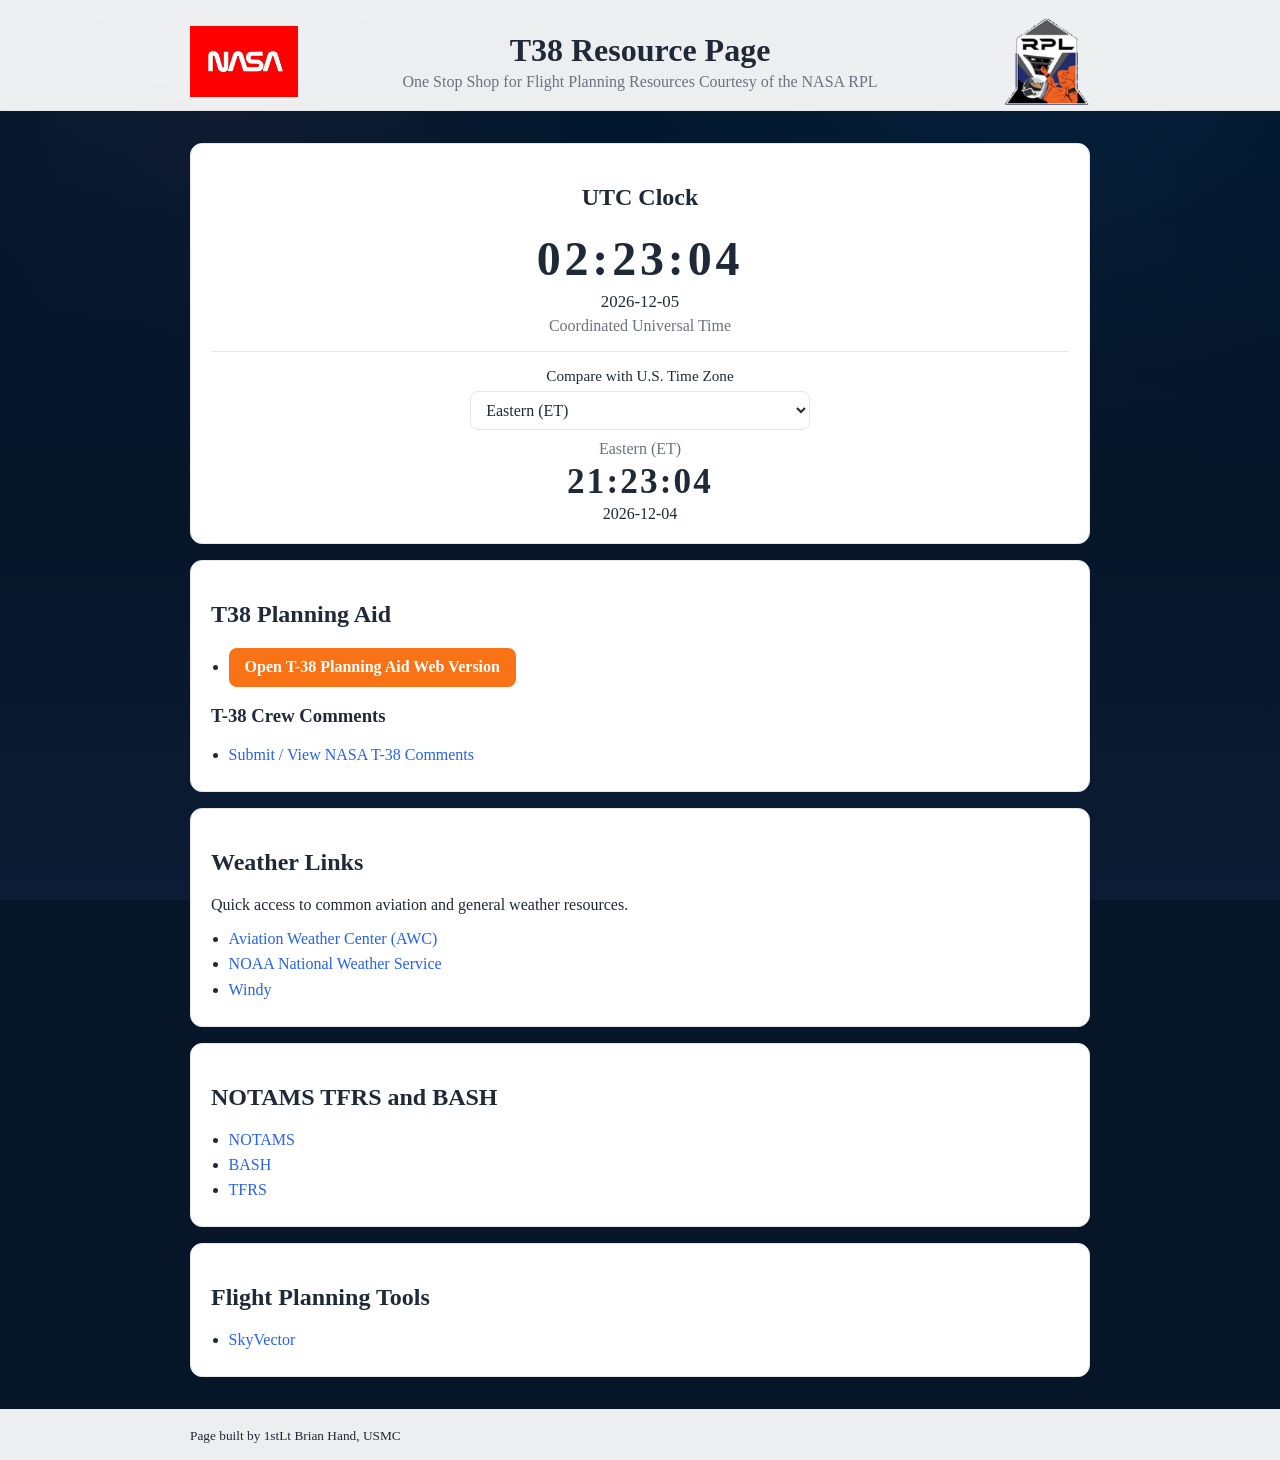
<file: index.html>
<!doctype html>
<html lang="en">
<head>
  <meta charset="UTF-8" />
  <meta name="viewport" content="width=device-width, initial-scale=1.0" />
  <title>My Website</title>
  <link rel="stylesheet" href="styles.css" />
</head>
<body>
  <header class="site-header">
    <div class="container">
      <img class="header-logo-left" src="NASA Logo.webp" alt="NASA Logo" />
      <img class="header-logo" src="RPLLogo.ico" alt="RPL Logo" />
      <h1>T38 Resource Page</h1>
      <p>One Stop Shop for Flight Planning Resources Courtesy of the NASA RPL</p>
    </div>
  </header>

  <main class="container">

    <section class="card utc-clock-card" aria-live="polite">
      <h2>UTC Clock</h2>
      <p id="utcClock" class="utc-clock-value">--:--:--</p>
      <p id="utcDate" class="utc-date-value">----------</p>
      <p class="utc-clock-label">Coordinated Universal Time</p>

      <div class="timezone-compare">
        <label for="timeZoneSelect" class="timezone-label">Compare with U.S. Time Zone</label>
        <select id="timeZoneSelect" class="timezone-select" name="timeZoneSelect">
          <option value="America/New_York">Eastern (ET)</option>
          <option value="America/Chicago">Central (CT)</option>
          <option value="America/Denver">Mountain (MT)</option>
          <option value="America/Phoenix">Arizona (MST)</option>
          <option value="America/Los_Angeles">Pacific (PT)</option>
          <option value="America/Anchorage">Alaska (AKT)</option>
          <option value="Pacific/Honolulu">Hawaii (HST)</option>
        </select>
        <p id="selectedZoneName" class="timezone-name">Eastern (ET)</p>
        <p id="selectedZoneClock" class="timezone-clock-value">--:--:--</p>
        <p id="selectedZoneDate" class="timezone-date-value">----------</p>
      </div>
    </section>

    <section class="card">
      <h2>T38 Planning Aid</h2>
      <ul class="link-list">
        <!-- <li><a class="app-button" href="file:///C:/Users/bjhand/Downloads/Hand-T38_Planning_Aid-Fork-main/GUI%20Files/T38%20PlanAid%20GUI%20Distribution/T-38%20Planning%20Aid%20GUI.exe">Launch T-38 Planning Aid</a></li> -->
        <li><a class="app-button" href="planning-aid.html" target="_blank" rel="noopener noreferrer">Open T-38 Planning Aid Web Version</a></li>
      </ul>
      <h3>T-38 Crew Comments</h3>
      <ul class="link-list">
        <li><a href="https://tinyurl.com/NASAT38Comments" target="_blank" rel="noopener noreferrer">Submit / View NASA T-38 Comments</a></li>
      </ul>
      <!--
      <p>Subscribe to receive monthly T38 resource updates by email.</p>
      <form id="subscribeForm" class="subscribe-form">
        <label for="subscribeEmail">Email Address</label>
        <input id="subscribeEmail" name="email" type="email" placeholder="name@example.com" required />
        <button type="submit">Subscribe</button>
      </form>
      <p id="subscribeMessage" class="subscribe-message" aria-live="polite"></p>
      -->
    </section>

    <section class="card">
      <h2>Weather Links</h2>
      <p>Quick access to common aviation and general weather resources.</p>
      <ul class="link-list">
        <li><a href="https://www.aviationweather.gov/" target="_blank" rel="noopener noreferrer">Aviation Weather Center (AWC)</a></li>
        <li><a href="https://www.weather.gov/" target="_blank" rel="noopener noreferrer">NOAA National Weather Service</a></li>
        <li><a href="https://www.windy.com/" target="_blank" rel="noopener noreferrer">Windy</a></li>
      </ul>
    </section>

    <section class="card">
      <h2>NOTAMS TFRS and BASH</h2>
      <ul class="link-list">
        <li><a href="https://notams.aim.faa.gov/notamSearch/nsapp.html#/results" target="_blank" rel="noopener noreferrer">NOTAMS</a></li>
        <li><a href="https://www.usahas.com/" target="_blank" rel="noopener noreferrer">BASH</a></li>
        <li><a href="https://tfr.faa.gov/tfr3/?page=map" target="_blank" rel="noopener noreferrer">TFRS</a></li>
      </ul>
    </section>

     <section class="card">
      <h2>Flight Planning Tools</h2>
      <ul class="link-list">
        <li><a href="https://skyvector.com/" target="_blank" rel="noopener noreferrer">SkyVector</a></li>
      </ul>
    </section>

    <!--section class="card">
      <h2>Foreflight Friendly Mapping</h2>
      <ul class="link-list">
        <li><a href="file:///C:/Users/bjhand/Downloads/Hand-T38_Planning_Aid-Fork-main/KML_Output/T38%20Apts%2009%20Feb%202026.kml">T38 Apts 09 Feb 2026.kml</a></li>
      </ul>
    </section-->

  </main>

  <footer class="site-footer">
    <div class="container">
      <small>Page built by 1stLt Brian Hand, USMC</small>
    </div>
  </footer>

  <script src="script.js"></script>
</body>
</html>
</file>
<file: styles.css>
:root {
  color-scheme: light;
  --bg: #071528;
  --text: #1f2937;
  --muted: #6b7280;
  --card: #ffffff;
  --accent: #2563eb;
  --accent-hover: #1d4ed8;
  --border: #e5e7eb;
}

* {
  box-sizing: border-box;
}

body {
  margin: 0;
  font-family: Georgia, "Times New Roman", serif;
  color: var(--text);
  background:
    linear-gradient(120deg, rgba(255, 255, 255, 0.12) 0 2px, transparent 2px 100%),
    linear-gradient(180deg, rgba(0, 26, 51, 0.8) 0%, rgba(7, 21, 40, 0.95) 55%, rgba(11, 28, 52, 1) 100%),
    radial-gradient(circle at 18% 10%, rgba(245, 72, 72, 0.35) 0%, transparent 26%),
    radial-gradient(circle at 82% 18%, rgba(72, 142, 245, 0.3) 0%, transparent 32%),
    radial-gradient(circle at 50% 110%, rgba(255, 255, 255, 0.12) 0%, transparent 42%),
    var(--bg);
  background-size: 100% 100%, 100% 100%, 100% 100%, 100% 100%, 100% 100%, auto;
  background-attachment: fixed;
}

.container {
  width: min(900px, 92%);
  margin: 0 auto;
}

.site-header,
.site-footer {
  background: rgba(255, 255, 255, 0.93);
  border-bottom: 1px solid rgba(229, 231, 235, 0.8);
  backdrop-filter: blur(2px);
}

.site-header {
  padding: 2rem 0 1.2rem;
}

.site-header .container {
  position: relative;
  padding-left: 9.75rem;
  padding-right: 9.75rem;
}

.header-logo-left {
  position: absolute;
  top: 50%;
  left: 0;
  width: 108px;
  height: 108px;
  transform: translateY(-50%);
  object-fit: contain;
}

.header-logo {
  position: absolute;
  top: 50%;
  right: 0;
  width: 86.4px;
  height: 86.4px;
  transform: translateY(-50%);
  object-fit: contain;
}

.site-header h1 {
  margin: 0;
  text-align: center;
}

.site-header p {
  color: var(--muted);
  margin: 0.25rem 0 0;
  text-align: center;
}

main {
  padding: 2rem 0;
}

.card {
  background: var(--card);
  border: 1px solid var(--border);
  border-radius: 12px;
  padding: 1.25rem;
}

.card + .card {
  margin-top: 1rem;
}

.utc-clock-card {
  text-align: center;
}

.utc-clock-value {
  margin: 0.5rem 0 0;
  font-size: clamp(2rem, 7vw, 3rem);
  font-weight: 700;
  letter-spacing: 0.08em;
}

.utc-clock-label {
  margin: 0.35rem 0 0;
  color: var(--muted);
}

.utc-date-value {
  margin: 0.35rem 0 0;
  font-size: 1.05rem;
  color: var(--text);
}

.timezone-compare {
  margin-top: 1rem;
  border-top: 1px solid var(--border);
  padding-top: 0.9rem;
}

.timezone-label {
  display: block;
  font-size: 0.95rem;
  color: var(--text);
}

.timezone-select {
  margin-top: 0.4rem;
  width: min(340px, 100%);
  font: inherit;
  border: 1px solid var(--border);
  border-radius: 8px;
  padding: 0.55rem 0.7rem;
  color: var(--text);
  background: var(--card);
}

.timezone-name {
  margin: 0.65rem 0 0;
  color: var(--muted);
}

.timezone-clock-value {
  margin: 0.25rem 0 0;
  font-size: clamp(1.5rem, 6vw, 2.2rem);
  font-weight: 700;
  letter-spacing: 0.06em;
}

.timezone-date-value {
  margin: 0.2rem 0 0;
  font-size: 1rem;
  color: var(--text);
}

.link-list {
  margin: 0.75rem 0 0;
  padding-left: 1.1rem;
}

.link-list li {
  margin: 0.45rem 0;
}

.link-list a {
  color: var(--accent);
  text-decoration: none;
}

.link-list a:hover {
  text-decoration: underline;
}

.app-button {
  display: inline-block;
  padding: 0.65rem 1rem;
  border-radius: 8px;
  background: #f97316;
  color: #ffffff !important;
  text-decoration: none;
  font-weight: 600;
}

.app-button:hover {
  background: #ea580c;
  text-decoration: none;
}

button {
  font-family: inherit;
  border: 0;
  border-radius: 8px;
  padding: 0.65rem 1rem;
  color: #fff;
  background: var(--accent);
  cursor: pointer;
}

button:hover {
  background: var(--accent-hover);
}

#message {
  margin-top: 0.85rem;
  color: var(--muted);
}

.subscribe-form {
  display: grid;
  grid-template-columns: 1fr auto;
  gap: 0.6rem;
  align-items: end;
  margin-top: 0.75rem;
}

.subscribe-form label {
  grid-column: 1 / -1;
  color: var(--text);
}

.subscribe-form input {
  width: 100%;
  font: inherit;
  border: 1px solid var(--border);
  border-radius: 8px;
  padding: 0.65rem 0.75rem;
  color: var(--text);
  background: var(--card);
}

.subscribe-message {
  margin: 0.6rem 0 0;
  color: var(--muted);
}

.site-footer {
  border-top: 1px solid var(--border);
  border-bottom: 0;
  padding: 1rem 0;
}

@media (max-width: 640px) {
  .site-header .container {
    padding-left: 7.8rem;
    padding-right: 7.8rem;
  }

  .header-logo-left,
  .header-logo-left {
    width: 84px;
    height: 84px;
  }

  .header-logo {
    width: 67.2px;
    height: 67.2px;
  }

  .subscribe-form {
    grid-template-columns: 1fr;
  }
}
</file>
